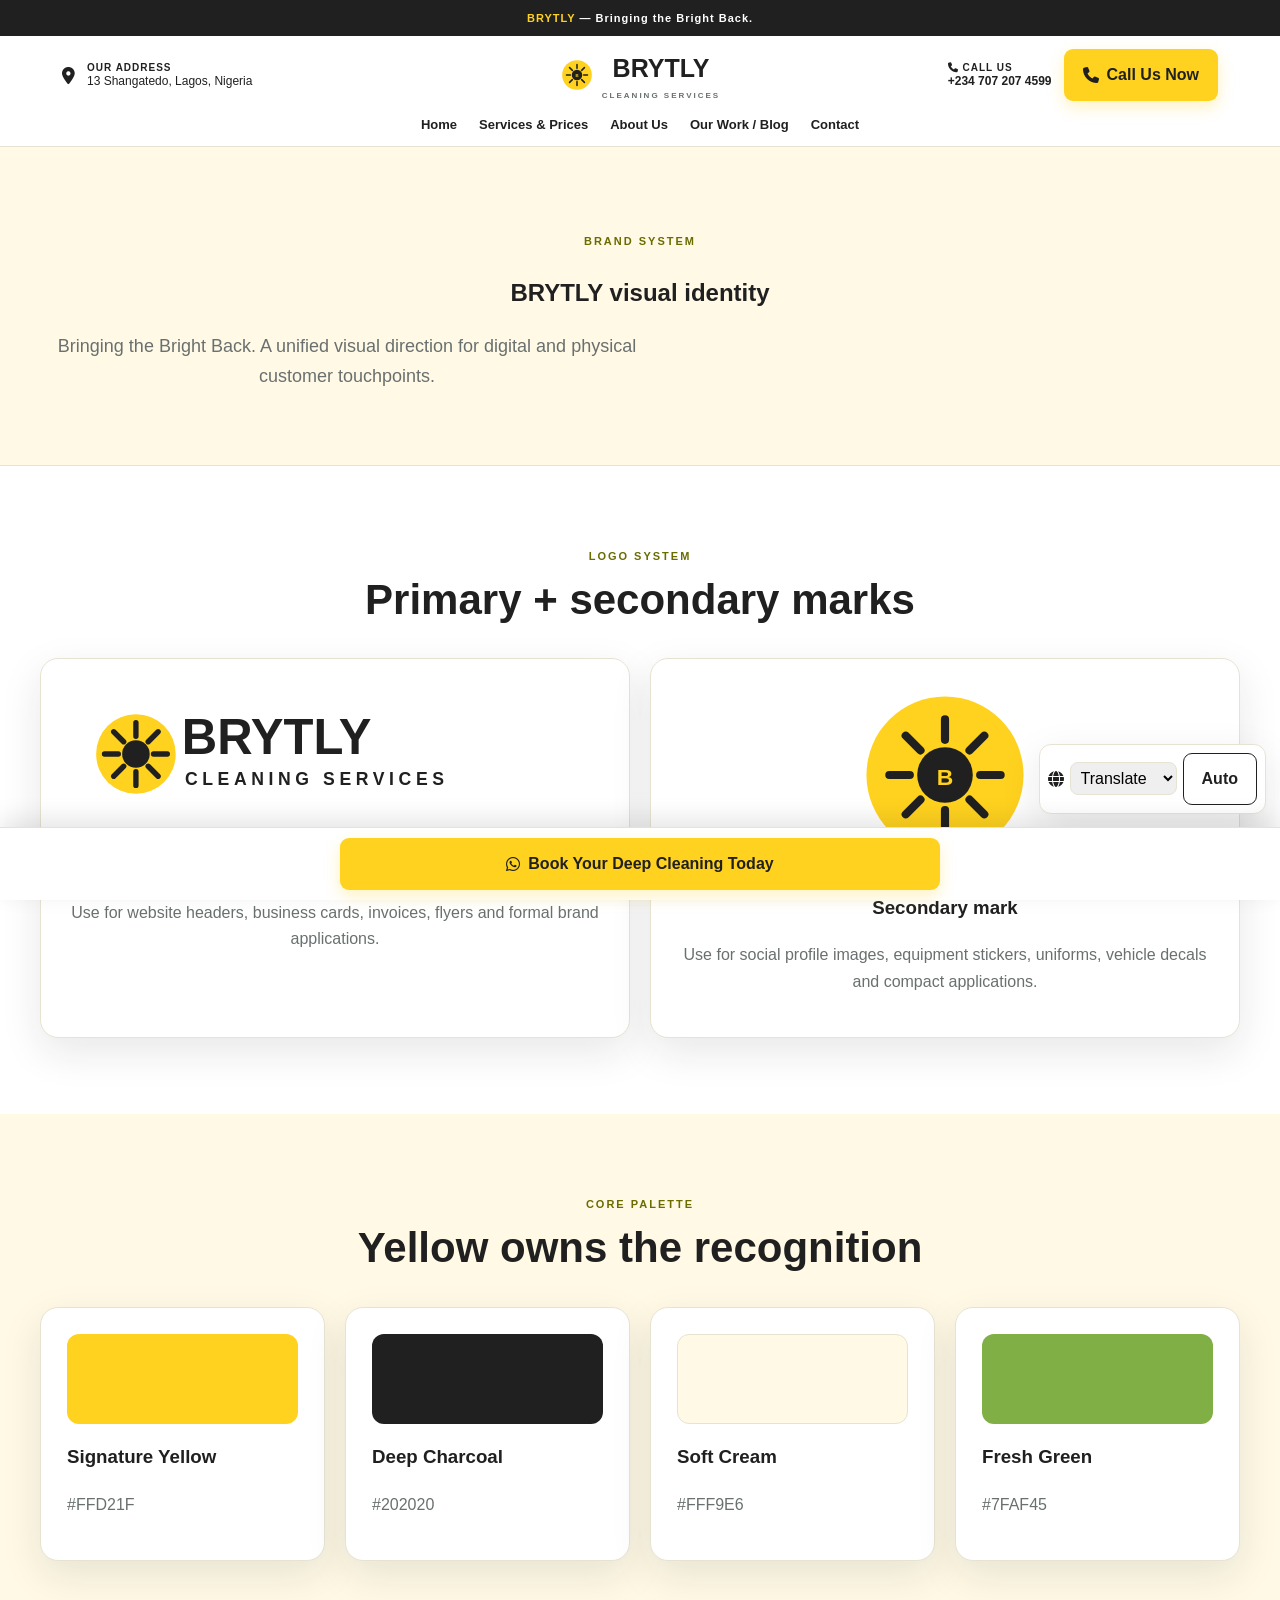
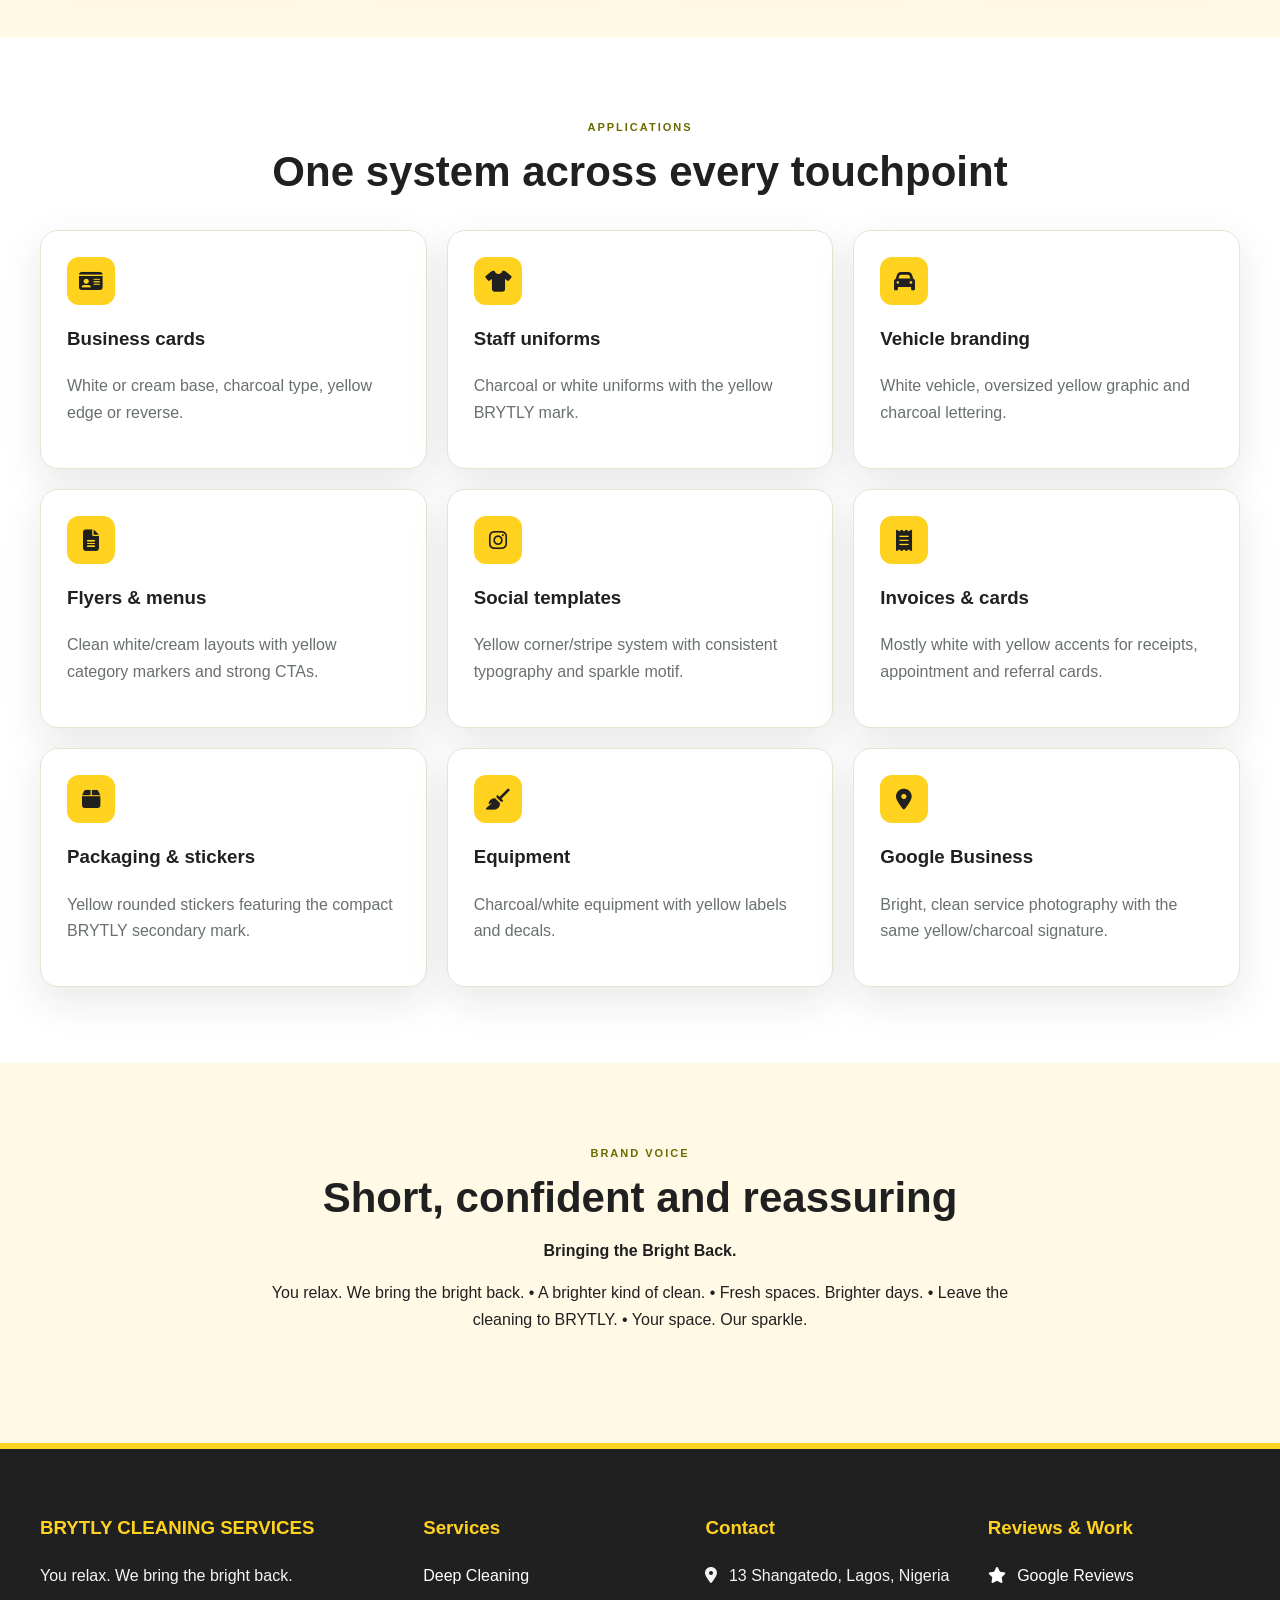
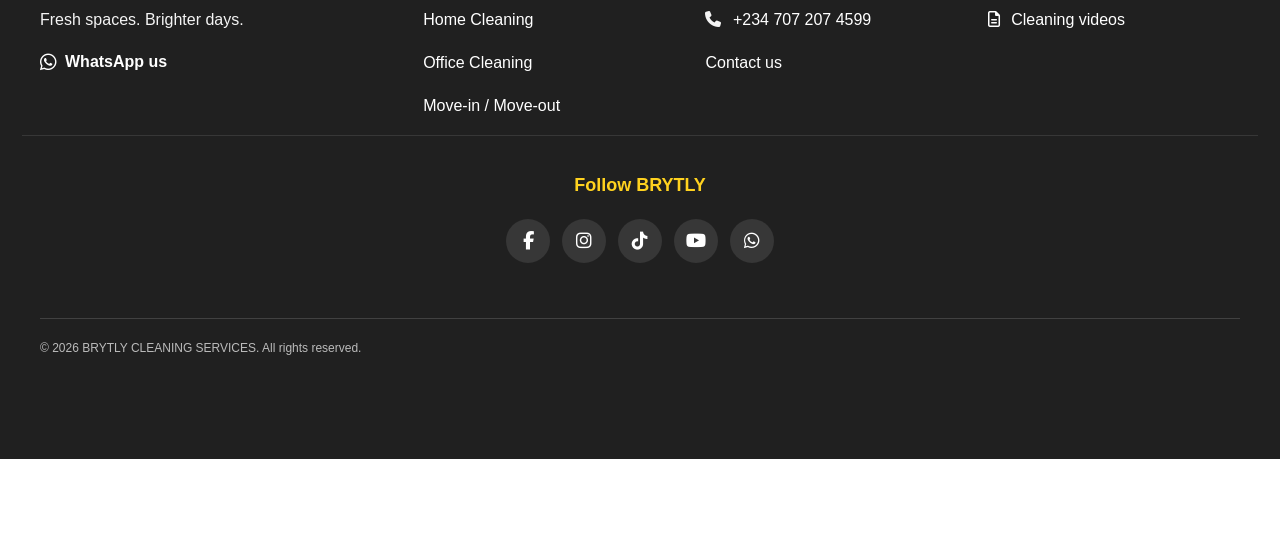
<file: brand-guide.html>
<!DOCTYPE html><html lang="en"><head><meta charset="UTF-8"><meta name="viewport" content="width=device-width,initial-scale=1.0"><title>BRYTLY Brand Guide</title><link rel="stylesheet" href="assets/css/style.css"><link rel="stylesheet" href="https://cdnjs.cloudflare.com/ajax/libs/font-awesome/6.5.2/css/all.min.css"></head><body><div id="site-header"></div><main><section class="page-hero"><span class="eyebrow">Brand system</span><h1>BRYTLY visual identity</h1><p>Bringing the Bright Back. A unified visual direction for digital and physical customer touchpoints.</p></section><section class="section"><div class="section-heading"><span class="eyebrow">Logo system</span><h2>Primary + secondary marks</h2></div><div class="cards two"><article class="card" style="text-align:center"><img src="assets/brand_logo.svg" alt="BRYTLY primary logo" style="width:100%;max-width:620px"><h3>Primary logo</h3><p>Use for website headers, business cards, invoices, flyers and formal brand applications.</p></article><article class="card" style="text-align:center"><img src="assets/brand_logo_secondary.svg" alt="BRYTLY secondary logo" style="width:180px;height:180px"><h3>Secondary mark</h3><p>Use for social profile images, equipment stickers, uniforms, vehicle decals and compact applications.</p></article></div></section><section class="section alt"><div class="section-heading"><span class="eyebrow">Core palette</span><h2>Yellow owns the recognition</h2></div><div class="cards four" style="grid-template-columns:repeat(4,minmax(0,1fr))"><article class="card"><div style="height:90px;background:#FFD21F;border-radius:12px"></div><h3>Signature Yellow</h3><p>#FFD21F</p></article><article class="card"><div style="height:90px;background:#202020;border-radius:12px"></div><h3>Deep Charcoal</h3><p>#202020</p></article><article class="card"><div style="height:90px;background:#FFF9E6;border-radius:12px;border:1px solid #e7e3d2"></div><h3>Soft Cream</h3><p>#FFF9E6</p></article><article class="card"><div style="height:90px;background:#7FAF45;border-radius:12px"></div><h3>Fresh Green</h3><p>#7FAF45</p></article></div></section><section class="section"><div class="section-heading"><span class="eyebrow">Applications</span><h2>One system across every touchpoint</h2></div><div class="cards three"><article class="card"><div class="icon"><i class="fa-solid fa-id-card"></i></div><h3>Business cards</h3><p>White or cream base, charcoal type, yellow edge or reverse.</p></article><article class="card"><div class="icon"><i class="fa-solid fa-shirt"></i></div><h3>Staff uniforms</h3><p>Charcoal or white uniforms with the yellow BRYTLY mark.</p></article><article class="card"><div class="icon"><i class="fa-solid fa-car"></i></div><h3>Vehicle branding</h3><p>White vehicle, oversized yellow graphic and charcoal lettering.</p></article><article class="card"><div class="icon"><i class="fa-solid fa-file-lines"></i></div><h3>Flyers & menus</h3><p>Clean white/cream layouts with yellow category markers and strong CTAs.</p></article><article class="card"><div class="icon"><i class="fa-brands fa-instagram"></i></div><h3>Social templates</h3><p>Yellow corner/stripe system with consistent typography and sparkle motif.</p></article><article class="card"><div class="icon"><i class="fa-solid fa-receipt"></i></div><h3>Invoices & cards</h3><p>Mostly white with yellow accents for receipts, appointment and referral cards.</p></article><article class="card"><div class="icon"><i class="fa-solid fa-box"></i></div><h3>Packaging & stickers</h3><p>Yellow rounded stickers featuring the compact BRYTLY secondary mark.</p></article><article class="card"><div class="icon"><i class="fa-solid fa-broom"></i></div><h3>Equipment</h3><p>Charcoal/white equipment with yellow labels and decals.</p></article><article class="card"><div class="icon"><i class="fa-solid fa-location-dot"></i></div><h3>Google Business</h3><p>Bright, clean service photography with the same yellow/charcoal signature.</p></article></div></section><section class="section alt"><div class="section-heading"><span class="eyebrow">Brand voice</span><h2>Short, confident and reassuring</h2><p><strong>Bringing the Bright Back.</strong></p><p>You relax. We bring the bright back. • A brighter kind of clean. • Fresh spaces. Brighter days. • Leave the cleaning to BRYTLY. • Your space. Our sparkle.</p></div></section></main><div id="site-footer"></div><script src="assets/js/site.js"></script></body></html>
</file>
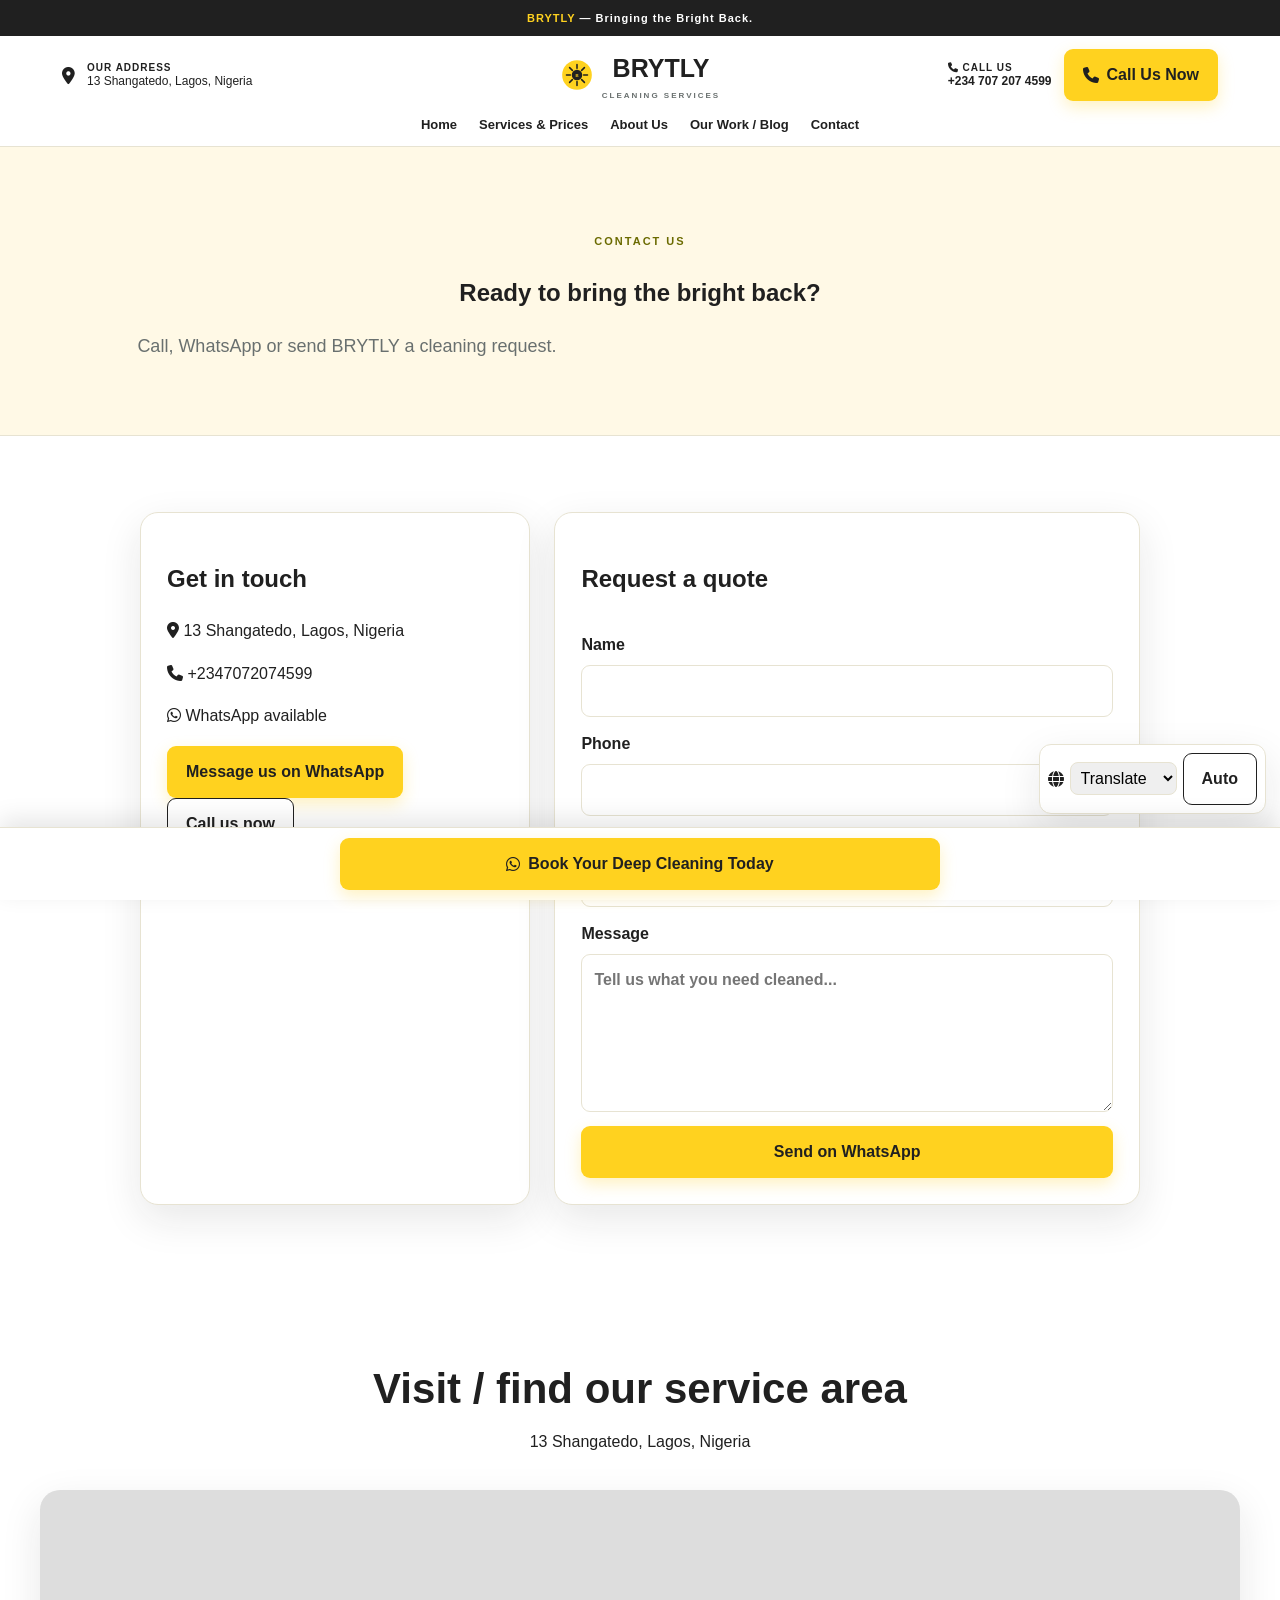
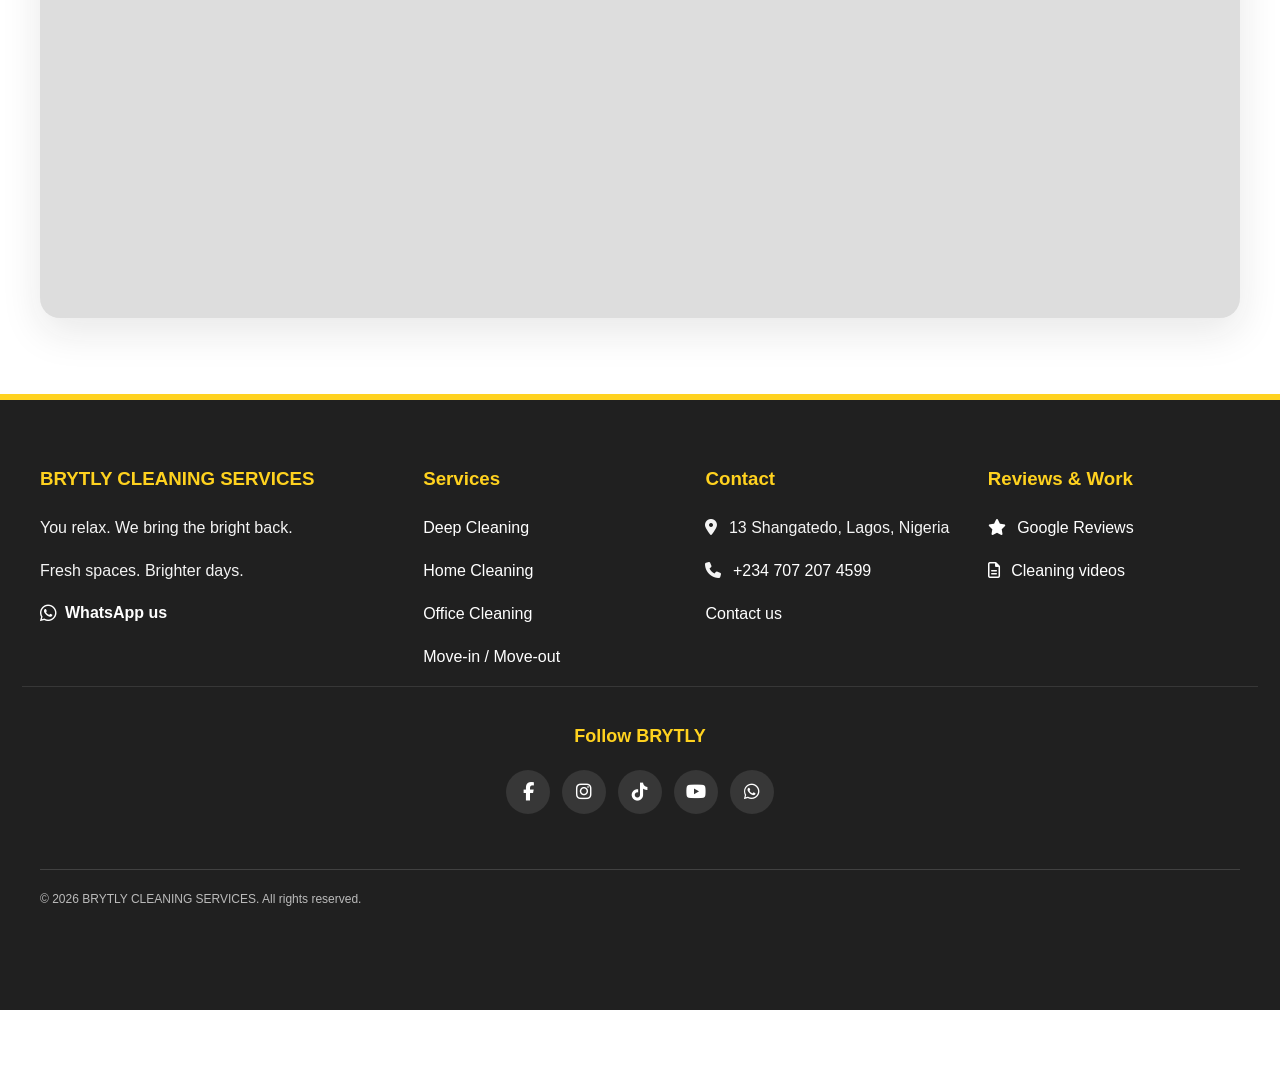
<file: contact.html>
<!DOCTYPE html>
<html lang="en"><head>
<meta charset="UTF-8"><meta name="viewport" content="width=device-width, initial-scale=1.0">
<title>Contact Us | BRYTLY CLEANING SERVICES</title><link rel="stylesheet" href="assets/css/style.css">
  <link rel="stylesheet" href="https://cdnjs.cloudflare.com/ajax/libs/font-awesome/6.5.2/css/all.min.css">
</head><body><div id="site-header"></div>
<main>
<section class="page-hero"><span class="eyebrow">Contact us</span><h1>Ready to bring the bright back?</h1><p>Call, WhatsApp or send BRYTLY a cleaning request.</p></section>
<section class="section"><div class="contact-grid">
<div class="contact-card"><h2>Get in touch</h2><p><i class="fa-solid fa-location-dot"></i> 13 Shangatedo, Lagos, Nigeria</p><p><i class="fa-solid fa-phone"></i> <a data-phone href="#">+2347072074599</a></p><p><i class="fa-brands fa-whatsapp"></i> WhatsApp available</p><a class="btn btn-primary" data-whatsapp href="#">Message us on WhatsApp</a><a class="btn btn-outline" data-phone href="#">Call us now</a></div>
<form class="contact-form" id="contactForm"><h2>Request a quote</h2><label>Name<input name="name" required></label><label>Phone<input name="phone" required></label><label>Service<select name="service"><option>Deep Cleaning</option><option>Home Cleaning</option><option>Office Cleaning</option><option>Move-in / Move-out</option></select></label><label>Message<textarea name="message" rows="5" placeholder="Tell us what you need cleaned..."></textarea></label><button class="btn btn-primary" type="submit">Send on WhatsApp</button></form>
</div></section>
<section class="section location-section"><div class="section-heading"><h2>Visit / find our service area</h2><p>13 Shangatedo, Lagos, Nigeria</p></div><div class="map-wrap"><iframe src="https://www.google.com/maps?q=13%20Shangatedo%2C%20Lagos%2C%20Nigeria&output=embed" loading="lazy" title="Map"></iframe></div></section>
</main><div id="site-footer"></div><script src="assets/js/site.js"></script></body></html>
</file>
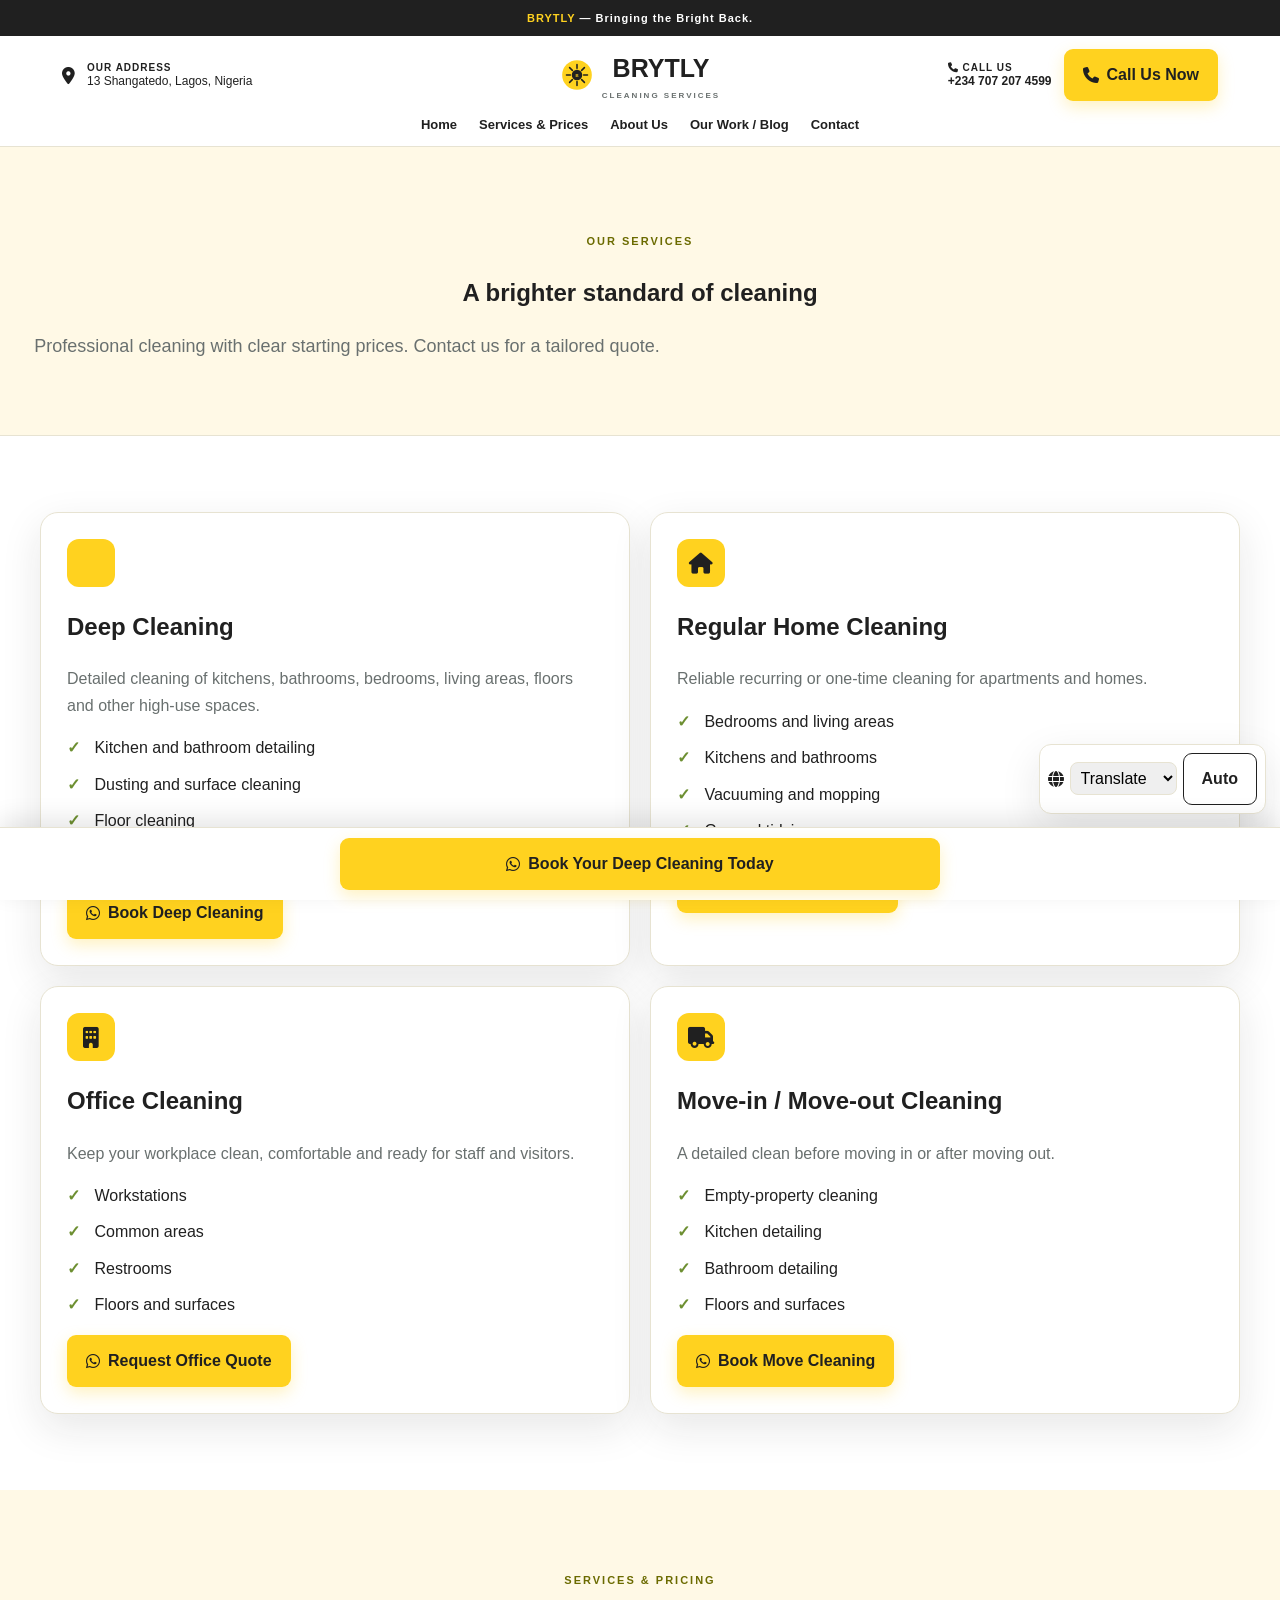
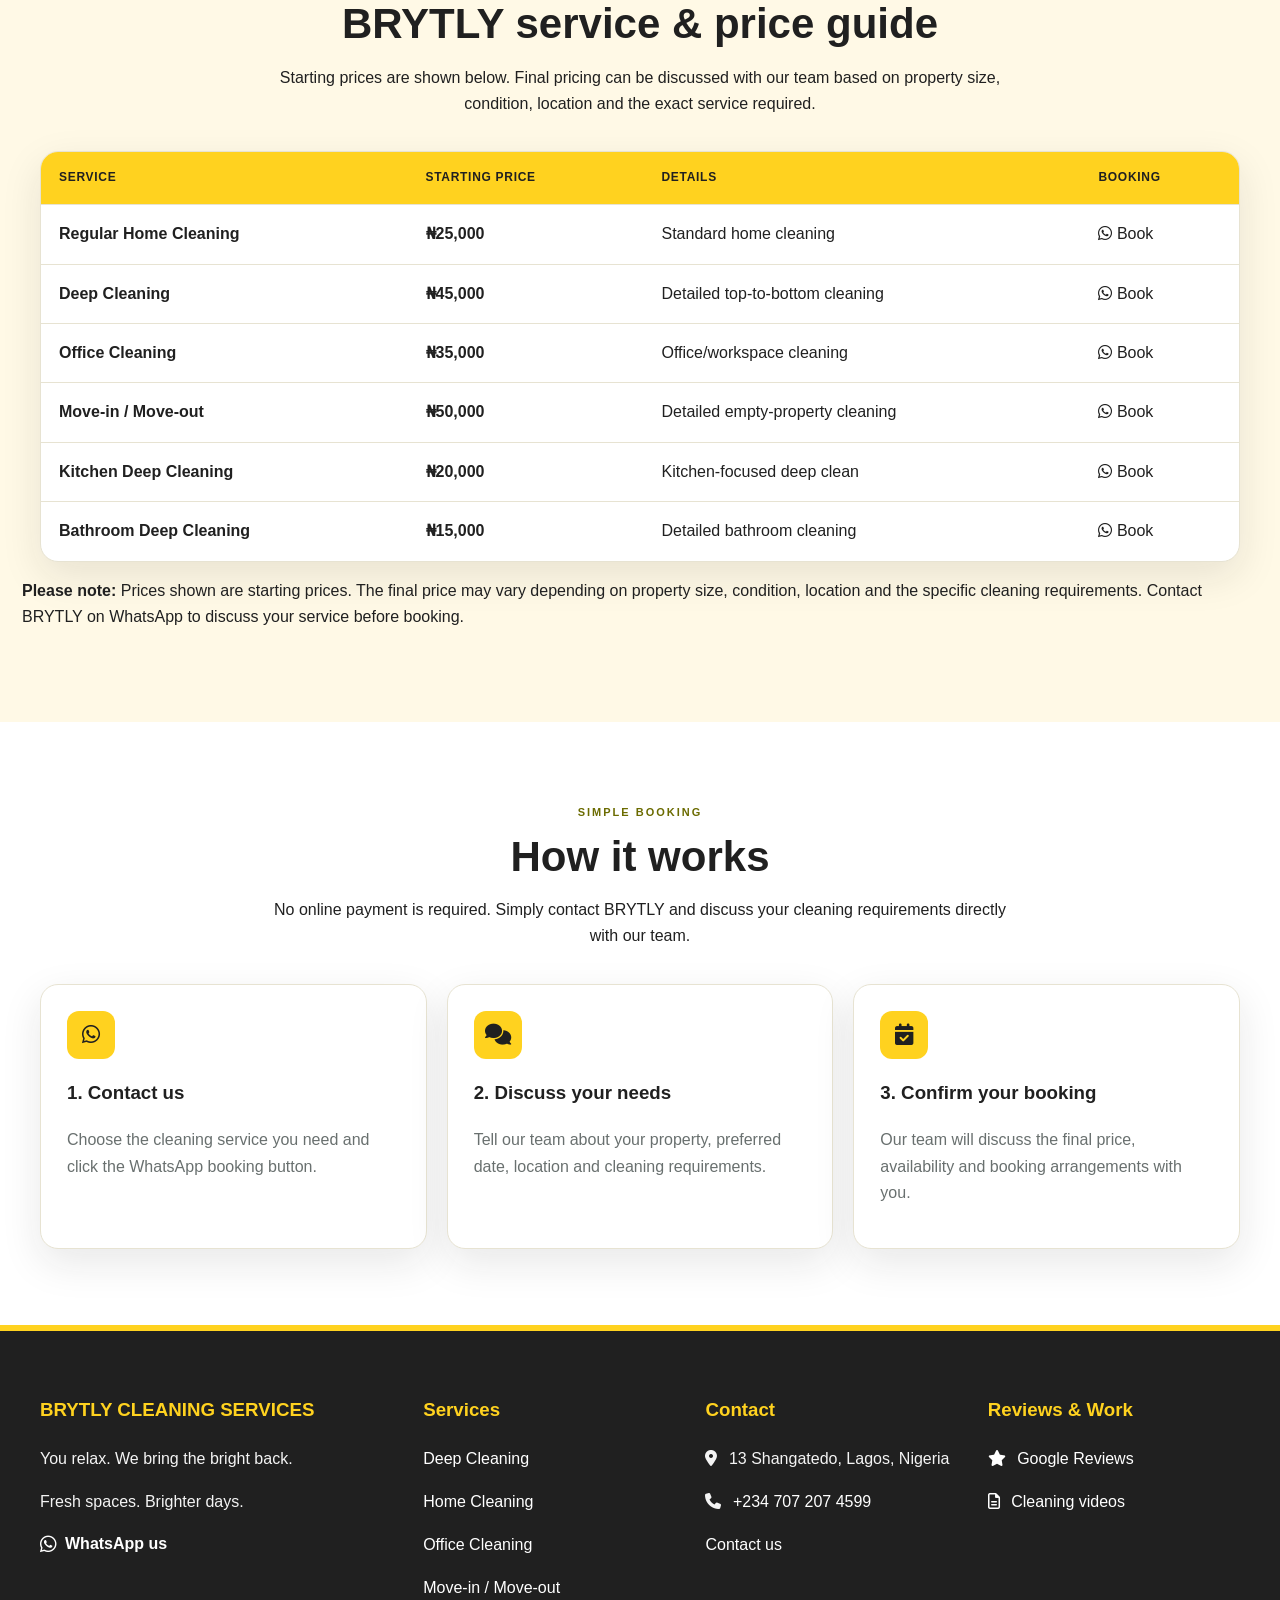
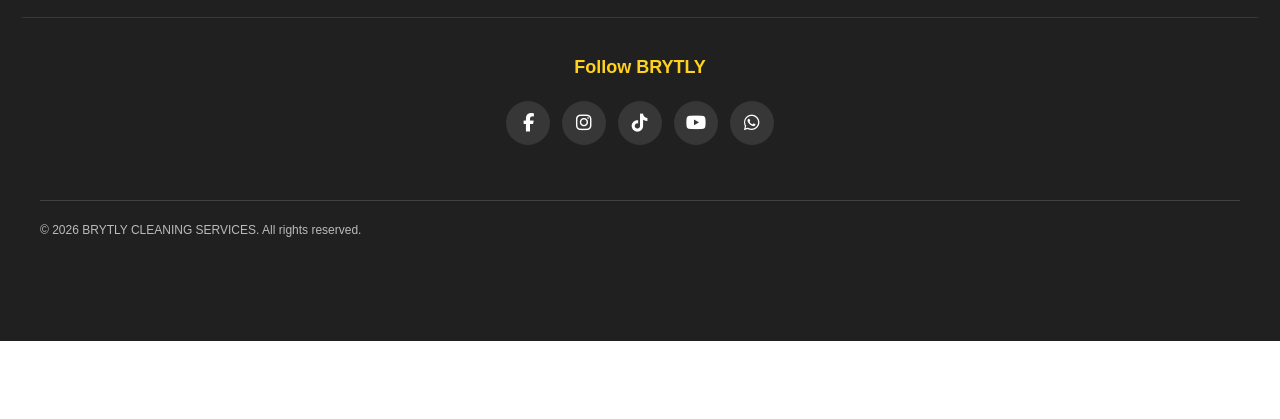
<file: services.html>
<!DOCTYPE html>
<html lang="en">
<head>
  <meta charset="UTF-8">
  <meta name="viewport" content="width=device-width, initial-scale=1.0">

  <title>Services & Prices | BRYTLY CLEANING SERVICES</title>

  <meta
    name="description"
    content="BRYTLY CLEANING SERVICES — professional home, deep, office and move-in/move-out cleaning services with clear starting prices."
  >

  <link rel="stylesheet" href="assets/css/style.css">

  <link
    rel="stylesheet"
    href="https://cdnjs.cloudflare.com/ajax/libs/font-awesome/6.5.2/css/all.min.css"
  >
</head>

<body>

  <!-- HEADER -->
  <div id="site-header"></div>


  <main>

    <!-- =========================
         PAGE HERO
    ========================== -->

    <section class="page-hero">

      <span class="eyebrow">
        Our services
      </span>

      <h1>
        A brighter standard of cleaning
      </h1>

      <p>
        Professional cleaning with clear starting prices.
        Contact us for a tailored quote.
      </p>

    </section>



    <!-- =========================
         SERVICE CARDS
    ========================== -->

    <section class="section">

      <div class="cards two">


        <!-- DEEP CLEANING -->

        <article class="service-card">

          <div class="icon">
            <i class="fa-solid fa-sparkles"></i>
          </div>

          <h2>
            Deep Cleaning
          </h2>

          <p>
            Detailed cleaning of kitchens, bathrooms,
            bedrooms, living areas, floors and other
            high-use spaces.
          </p>

          <ul class="check-list">

            <li>
              Kitchen and bathroom detailing
            </li>

            <li>
              Dusting and surface cleaning
            </li>

            <li>
              Floor cleaning
            </li>

            <li>
              Hard-to-reach areas
            </li>

          </ul>

          <a
            class="btn btn-primary service-whatsapp"
            data-service="Deep Cleaning"
            data-price="₦45,000"
            href="#"
          >
            <i class="fa-brands fa-whatsapp"></i>
            Book Deep Cleaning
          </a>

        </article>



        <!-- REGULAR HOME CLEANING -->

        <article class="service-card">

          <div class="icon">
            <i class="fa-solid fa-house"></i>
          </div>

          <h2>
            Regular Home Cleaning
          </h2>

          <p>
            Reliable recurring or one-time cleaning
            for apartments and homes.
          </p>

          <ul class="check-list">

            <li>
              Bedrooms and living areas
            </li>

            <li>
              Kitchens and bathrooms
            </li>

            <li>
              Vacuuming and mopping
            </li>

            <li>
              General tidying
            </li>

          </ul>

          <a
            class="btn btn-primary service-whatsapp"
            data-service="Regular Home Cleaning"
            data-price="₦25,000"
            href="#"
          >
            <i class="fa-brands fa-whatsapp"></i>
            Book Home Cleaning
          </a>

        </article>



        <!-- OFFICE CLEANING -->

        <article class="service-card">

          <div class="icon">
            <i class="fa-solid fa-building"></i>
          </div>

          <h2>
            Office Cleaning
          </h2>

          <p>
            Keep your workplace clean, comfortable
            and ready for staff and visitors.
          </p>

          <ul class="check-list">

            <li>
              Workstations
            </li>

            <li>
              Common areas
            </li>

            <li>
              Restrooms
            </li>

            <li>
              Floors and surfaces
            </li>

          </ul>

          <a
            class="btn btn-primary service-whatsapp"
            data-service="Office Cleaning"
            data-price="₦35,000"
            href="#"
          >
            <i class="fa-brands fa-whatsapp"></i>
            Request Office Quote
          </a>

        </article>



        <!-- MOVE IN / MOVE OUT -->

        <article class="service-card">

          <div class="icon">
            <i class="fa-solid fa-truck"></i>
          </div>

          <h2>
            Move-in / Move-out Cleaning
          </h2>

          <p>
            A detailed clean before moving in or
            after moving out.
          </p>

          <ul class="check-list">

            <li>
              Empty-property cleaning
            </li>

            <li>
              Kitchen detailing
            </li>

            <li>
              Bathroom detailing
            </li>

            <li>
              Floors and surfaces
            </li>

          </ul>

          <a
            class="btn btn-primary service-whatsapp"
            data-service="Move-in / Move-out Cleaning"
            data-price="₦50,000"
            href="#"
          >
            <i class="fa-brands fa-whatsapp"></i>
            Book Move Cleaning
          </a>

        </article>

      </div>

    </section>



    <!-- =========================
         SERVICES & PRICING
    ========================== -->

    <section class="section alt">

      <div class="section-heading">

        <span class="eyebrow">
          Services &amp; pricing
        </span>

        <h2>
          BRYTLY service &amp; price guide
        </h2>

        <p>
          Starting prices are shown below. Final pricing
          can be discussed with our team based on property
          size, condition, location and the exact service required.
        </p>

      </div>


      <div class="price-table-wrap">

        <table class="price-table">

          <thead>

            <tr>

              <th>
                Service
              </th>

              <th>
                Starting Price
              </th>

              <th>
                Details
              </th>

              <th>
                Booking
              </th>

            </tr>

          </thead>


          <tbody>


            <!-- REGULAR HOME -->

            <tr>

              <td>
                <strong>
                  Regular Home Cleaning
                </strong>
              </td>

              <td>
                ₦25,000
              </td>

              <td>
                Standard home cleaning
              </td>

              <td>

                <a
                  class="service-book-link"
                  data-service="Regular Home Cleaning"
                  data-price="₦25,000"
                  href="#"
                >
                  <i class="fa-brands fa-whatsapp"></i>
                  Book
                </a>

              </td>

            </tr>



            <!-- DEEP CLEANING -->

            <tr>

              <td>
                <strong>
                  Deep Cleaning
                </strong>
              </td>

              <td>
                ₦45,000
              </td>

              <td>
                Detailed top-to-bottom cleaning
              </td>

              <td>

                <a
                  class="service-book-link"
                  data-service="Deep Cleaning"
                  data-price="₦45,000"
                  href="#"
                >
                  <i class="fa-brands fa-whatsapp"></i>
                  Book
                </a>

              </td>

            </tr>



            <!-- OFFICE -->

            <tr>

              <td>
                <strong>
                  Office Cleaning
                </strong>
              </td>

              <td>
                ₦35,000
              </td>

              <td>
                Office/workspace cleaning
              </td>

              <td>

                <a
                  class="service-book-link"
                  data-service="Office Cleaning"
                  data-price="₦35,000"
                  href="#"
                >
                  <i class="fa-brands fa-whatsapp"></i>
                  Book
                </a>

              </td>

            </tr>



            <!-- MOVE -->

            <tr>

              <td>
                <strong>
                  Move-in / Move-out
                </strong>
              </td>

              <td>
                ₦50,000
              </td>

              <td>
                Detailed empty-property cleaning
              </td>

              <td>

                <a
                  class="service-book-link"
                  data-service="Move-in / Move-out Cleaning"
                  data-price="₦50,000"
                  href="#"
                >
                  <i class="fa-brands fa-whatsapp"></i>
                  Book
                </a>

              </td>

            </tr>



            <!-- KITCHEN -->

            <tr>

              <td>
                <strong>
                  Kitchen Deep Cleaning
                </strong>
              </td>

              <td>
                ₦20,000
              </td>

              <td>
                Kitchen-focused deep clean
              </td>

              <td>

                <a
                  class="service-book-link"
                  data-service="Kitchen Deep Cleaning"
                  data-price="₦20,000"
                  href="#"
                >
                  <i class="fa-brands fa-whatsapp"></i>
                  Book
                </a>

              </td>

            </tr>



            <!-- BATHROOM -->

            <tr>

              <td>
                <strong>
                  Bathroom Deep Cleaning
                </strong>
              </td>

              <td>
                ₦15,000
              </td>

              <td>
                Detailed bathroom cleaning
              </td>

              <td>

                <a
                  class="service-book-link"
                  data-service="Bathroom Deep Cleaning"
                  data-price="₦15,000"
                  href="#"
                >
                  <i class="fa-brands fa-whatsapp"></i>
                  Book
                </a>

              </td>

            </tr>


          </tbody>

        </table>

      </div>


      <p class="pricing-note">

        <strong>
          Please note:
        </strong>

        Prices shown are starting prices. The final price
        may vary depending on property size, condition,
        location and the specific cleaning requirements.

        Contact BRYTLY on WhatsApp to discuss your service
        before booking.

      </p>

    </section>



    <!-- =========================
         HOW BOOKING WORKS
    ========================== -->

    <section class="section">

      <div class="section-heading">

        <span class="eyebrow">
          Simple booking
        </span>

        <h2>
          How it works
        </h2>

        <p>
          No online payment is required. Simply contact
          BRYTLY and discuss your cleaning requirements
          directly with our team.
        </p>

      </div>


      <div class="cards three">


        <article class="card">

          <div class="icon">
            <i class="fa-brands fa-whatsapp"></i>
          </div>

          <h3>
            1. Contact us
          </h3>

          <p>
            Choose the cleaning service you need and
            click the WhatsApp booking button.
          </p>

        </article>



        <article class="card">

          <div class="icon">
            <i class="fa-solid fa-comments"></i>
          </div>

          <h3>
            2. Discuss your needs
          </h3>

          <p>
            Tell our team about your property, preferred
            date, location and cleaning requirements.
          </p>

        </article>



        <article class="card">

          <div class="icon">
            <i class="fa-solid fa-calendar-check"></i>
          </div>

          <h3>
            3. Confirm your booking
          </h3>

          <p>
            Our team will discuss the final price,
            availability and booking arrangements with you.
          </p>

        </article>


      </div>

    </section>

  </main>



  <!-- FOOTER -->

  <div id="site-footer"></div>


  <!-- MAIN JAVASCRIPT -->

  <script src="assets/js/site.js"></script>


  <!-- SERVICE-SPECIFIC WHATSAPP -->

  <script>

    document.addEventListener("DOMContentLoaded", function () {

      const phone = "2347072074599";

      const buttons = document.querySelectorAll(
        "[data-service]"
      );

      buttons.forEach(function (button) {

        button.addEventListener("click", function (event) {

          event.preventDefault();

          const service =
            button.getAttribute("data-service");

          const price =
            button.getAttribute("data-price");


          const message =
            `Hello BRYTLY CLEANING SERVICES,

I would like to inquire about ${service}.

Starting price: ${price}

Please send me the available dates, booking details and let me know if the final price will be different based on my property.

Thank you.`;


          const whatsappURL =
            `https://wa.me/${phone}?text=${encodeURIComponent(message)}`;


          window.open(
            whatsappURL,
            "_blank"
          );

        });

      });

    });

  </script>

</body>
</html>
</file>
<file: assets/css/style.css>
:root{--yellow:#FFD21F;--charcoal:#202020;--white:#fff;--cream:#FFF9E6;--green:#7FAF45;--muted:#69706f;--line:#e7e3d2;--soft:#fff9e6;--shadow:0 14px 40px rgba(32,32,32,.10)}
*{box-sizing:border-box}html,body{width:100%;max-width:100%;overflow-x:hidden}html{scroll-behavior:smooth}body{margin:0;padding-bottom:78px;background:var(--white);color:var(--charcoal);font:16px/1.65 Arial,Helvetica,sans-serif}a{color:var(--charcoal);text-decoration:none}button,input,textarea,select{font:inherit}
.site-header{position:sticky;top:0;z-index:50;background:rgba(255,255,255,.97);backdrop-filter:blur(10px);border-bottom:1px solid var(--line)}.header-inner{max-width:1200px;margin:auto;min-height:78px;padding:10px 22px;display:grid;grid-template-columns:1fr auto 1fr;align-items:center;gap:16px}.header-side{display:flex;align-items:center;gap:12px}.header-side.right{justify-content:flex-end}.header-icon{color:var(--charcoal);font-size:17px}.address{font-size:12px;line-height:1.3}.address b{display:block;text-transform:uppercase;letter-spacing:1px;font-size:10px}.phone{font-weight:800}.logo{display:flex;align-items:center;justify-content:center;gap:8px;font-weight:900;font-size:25px;color:var(--charcoal);text-align:center}.logo img{width:34px;height:34px}.logo small{display:block;font-size:8px;letter-spacing:2px;color:var(--muted)}.nav{max-width:1200px;margin:auto;padding:0 22px 10px;display:flex;gap:22px;justify-content:center;flex-wrap:wrap}.nav a{font-size:13px;font-weight:800}.nav a:hover{border-bottom:3px solid var(--yellow)}
.btn{display:inline-flex;align-items:center;justify-content:center;gap:8px;border:1px solid transparent;border-radius:9px;padding:12px 18px;font-weight:900;cursor:pointer;transition:.2s}.btn:hover{transform:translateY(-1px)}.btn-primary{background:var(--yellow);color:var(--charcoal);box-shadow:0 6px 16px rgba(255,210,31,.28)}.btn-primary:hover{background:#f4c400}.btn-dark{background:var(--charcoal);color:#fff}.btn-outline{border-color:var(--charcoal);background:#fff;color:var(--charcoal)}.small{font-size:13px;color:var(--muted)}
.hero{max-width:1200px;margin:auto;padding:72px 22px;display:grid;grid-template-columns:1.05fr .95fr;gap:50px;align-items:center}.eyebrow{display:inline-block;text-transform:uppercase;letter-spacing:2px;font-size:11px;font-weight:900;color:#6b6b00}.hero h1{font-size:clamp(42px,6vw,70px);line-height:1.02;margin:12px 0 20px}.hero h1 strong{background:var(--yellow);padding:0 8px}.hero p,.page-hero p{font-size:18px;color:var(--muted);max-width:650px}.hero-actions{display:flex;gap:12px;flex-wrap:wrap;margin:26px 0}.trust-row{display:flex;gap:18px;flex-wrap:wrap;font-size:12px;font-weight:800}.hero-card{position:relative}.hero-photo{height:440px;border-radius:24px;overflow:hidden;background:var(--cream)}.hero-photo img{width:100%;height:100%;object-fit:cover;display:block}.floating-card{position:absolute;left:-20px;bottom:22px;background:#fff;border-left:7px solid var(--yellow);border-radius:14px;padding:16px 20px;box-shadow:var(--shadow);display:grid}.floating-card span{font-size:12px;color:var(--muted)}
.section{padding:76px 22px}.section.alt{background:var(--cream)}.section-heading{max-width:760px;margin:0 auto 34px;text-align:center}.section-heading h2{font-size:clamp(28px,4vw,42px);line-height:1.15;margin:8px 0 16px}.cards{max-width:1200px;margin:auto;display:grid;gap:20px}.cards.three{grid-template-columns:repeat(3,minmax(0,1fr))}.cards.two{grid-template-columns:repeat(2,minmax(0,1fr))}.card,.service-card,.testimonial,.contact-card,.contact-form{background:#fff;border:1px solid var(--line);border-radius:18px;padding:26px;box-shadow:var(--shadow)}.icon{width:48px;height:48px;border-radius:12px;background:var(--yellow);display:flex;align-items:center;justify-content:center;font-size:21px}.card p,.service-card p,.testimonial p{color:var(--muted)}.check-list{padding:0;list-style:none}.check-list li{margin:10px 0}.check-list li:before{content:"✓";color:#6d8f31;font-weight:900;margin-right:10px}.split{max-width:1200px;margin:auto;display:grid;grid-template-columns:1fr 1fr;gap:50px;align-items:center}.before-after{display:grid;grid-template-columns:1fr 1fr;gap:14px}.before-box,.after-box{position:relative;overflow:hidden;border-radius:18px;background:#f1f1ed;box-shadow:var(--shadow);aspect-ratio:1/1}.before-box img,.after-box img{width:100%;height:100%;display:block;object-fit:cover;transition:transform .4s}.before-box:hover img,.after-box:hover img{transform:scale(1.04)}.before-box span,.after-box span{position:absolute;top:14px;left:14px;padding:7px 12px;border-radius:6px;background:rgba(32,32,32,.82);color:#fff;font-size:11px;font-weight:900;letter-spacing:1px}.after-box span{background:var(--yellow);color:var(--charcoal)}
.media-carousel{width:100%;max-width:1200px;margin:auto;overflow:hidden;border-radius:18px}.media-track{display:flex;gap:20px;transition:transform .45s ease;will-change:transform}.media-track .video-card{flex:0 0 calc((100% - 40px)/3);min-width:0;overflow:hidden;background:#fff;border:1px solid var(--line);border-radius:17px;padding:12px;box-shadow:var(--shadow)}.youtube{position:relative;width:100%;aspect-ratio:16/9;overflow:hidden;border-radius:12px;background:#111}.youtube iframe{width:100%;height:100%;display:block;border:0}.carousel-controls{display:flex;justify-content:center;gap:10px;margin:22px 0}.carousel-btn{width:44px;height:44px;border:1px solid var(--line);border-radius:50%;background:#fff;color:var(--charcoal);cursor:pointer}.carousel-btn:hover{background:var(--yellow)}
.stars{color:#c39a00;letter-spacing:2px}.review-link{display:flex;gap:15px;justify-content:center;flex-wrap:wrap}.page-hero{padding:80px 22px 55px;text-align:center;background:var(--cream);border-bottom:1px solid var(--line)}.map-wrap{max-width:1200px;margin:auto;border-radius:20px;overflow:hidden;box-shadow:var(--shadow);background:#ddd}.map-wrap iframe{width:100%;height:420px;border:0}.contact-grid{max-width:1000px;margin:auto;display:grid;grid-template-columns:.8fr 1.2fr;gap:24px}.contact-form{display:grid;gap:14px}.contact-form label{display:grid;gap:6px;font-weight:700}.contact-form input,.contact-form textarea,.contact-form select{width:100%;padding:12px;border:1px solid var(--line);border-radius:9px;background:#fff}.blog-grid{max-width:1200px;margin:auto;display:grid;grid-template-columns:repeat(2,minmax(0,1fr));gap:22px}.blog-card{background:#fff;border:1px solid var(--line);border-radius:18px;overflow:hidden}.blog-card>div:last-child{padding:20px}.blog-card .photo-placeholder{border-radius:0;min-height:250px}.tag{font-size:10px;text-transform:uppercase;letter-spacing:1.5px;font-weight:900;color:#6b6b00}
.price-table-wrap{max-width:1200px;margin:auto;background:#fff;border:1px solid var(--line);border-radius:18px;overflow:auto;box-shadow:var(--shadow)}.price-table{width:100%;min-width:760px;border-collapse:collapse}.price-table th,.price-table td{padding:16px 18px;text-align:left;border-bottom:1px solid var(--line)}.price-table th{background:var(--yellow);color:var(--charcoal);font-size:12px;text-transform:uppercase;letter-spacing:.7px}.price-table tr:last-child td{border-bottom:0}.price-table td:first-child{font-weight:800}.price-table td:nth-child(2){font-weight:900;white-space:nowrap}
.site-footer{background:var(--charcoal);color:#f4f4f4;padding:45px 22px 100px;border-top:6px solid var(--yellow)}.footer-grid{max-width:1200px;margin:auto;display:grid;grid-template-columns:1.4fr 1fr 1fr 1fr;gap:30px}.site-footer a{color:#fff}.site-footer h3{color:var(--yellow)}.copyright{max-width:1200px;margin:30px auto 0;padding-top:20px;border-top:1px solid rgba(255,255,255,.15);font-size:12px;color:#bbb}.bottom-book{position:fixed;bottom:0;left:0;right:0;z-index:100;background:#fff;border-top:1px solid var(--line);box-shadow:0 -8px 25px rgba(0,0,0,.1);padding:10px 14px;display:flex;justify-content:center}.bottom-book a{width:min(600px,100%);text-align:center}.translate-bar{position:fixed;right:14px;bottom:86px;z-index:90;background:#fff;border:1px solid var(--line);border-radius:12px;padding:8px;box-shadow:var(--shadow);display:flex;gap:6px;align-items:center}.translate-bar select{border:1px solid var(--line);padding:6px;border-radius:8px}.goog-te-banner-frame.skiptranslate{display:none!important}body{top:0!important}.goog-logo-link,.goog-te-gadget span{display:none!important}.goog-te-gadget{font-size:0!important}
.brand-strip{background:var(--charcoal);color:#fff;padding:9px;text-align:center;font-size:11px;font-weight:800;letter-spacing:1px}.brand-strip span{color:var(--yellow)}
@media(max-width:1050px){.media-track .video-card{flex:0 0 calc((100% - 20px)/2)}}@media(max-width:850px){.header-inner{grid-template-columns:1fr auto}.header-side.left{display:none}.hero,.split,.contact-grid{grid-template-columns:1fr}.hero{padding-top:45px}.hero-card{order:-1}.cards.three,.cards.two,.blog-grid{grid-template-columns:1fr}.nav{gap:12px}.nav a{font-size:12px}.floating-card{left:10px}.footer-grid{grid-template-columns:1fr 1fr}.media-track .video-card{flex:0 0 100%}}@media(max-width:520px){.header-inner{min-height:68px}.logo{font-size:20px}.logo img{width:29px;height:29px}.header-side.right .address{display:none}.btn{width:100%}.hero-actions{display:grid}.before-after{grid-template-columns:1fr}.footer-grid{grid-template-columns:1fr}.translate-bar{right:8px;bottom:82px}}
.cards.four{grid-template-columns:repeat(4,minmax(0,1fr))}@media(max-width:1050px){.cards.four{grid-template-columns:repeat(2,minmax(0,1fr))}}@media(max-width:520px){.cards.four{grid-template-columns:1fr}}


/* =========================================================
   BRYTLY SOCIAL MEDIA FOOTER
   ========================================================= */

.footer-social {
  text-align: center;
  padding: 35px 20px 25px;
  border-top: 1px solid rgba(255,255,255,0.10);
}

.footer-social h3 {
  margin: 0 0 18px;
  font-size: 18px;
  font-weight: 700;
}

.social-icons {
  display: flex;
  justify-content: center;
  align-items: center;
  gap: 12px;
  flex-wrap: wrap;
}

.social-icon {
  width: 44px;
  height: 44px;
  display: inline-flex;
  align-items: center;
  justify-content: center;
  border-radius: 50%;
  text-decoration: none;
  font-size: 18px;
  transition:
    transform 0.25s ease,
    background 0.25s ease,
    color 0.25s ease;
}

.social-icon:hover {
  transform: translateY(-4px);
}

.social-icon.facebook,
.social-icon.instagram,
.social-icon.tiktok,
.social-icon.youtube,
.social-icon.whatsapp {
  background: rgba(255,255,255,0.10);
  color: #ffffff;
}

.social-icon:hover {
  background: #FFD21F;
  color: #202020;
}


/* =========================================================
   FOOTER WHATSAPP LINK
   ========================================================= */

.footer-whatsapp {
  display: inline-flex;
  align-items: center;
  gap: 8px;
  text-decoration: none;
  font-weight: 700;
}

.footer-whatsapp i {
  font-size: 19px;
}


/* =========================================================
   FOOTER COLUMNS
   ========================================================= */

.footer-column p {
  line-height: 1.7;
}

.footer-column p i {
  margin-right: 7px;
}


/* =========================================================
   VEHICLE IMAGE
   ========================================================= */

.vehicle-showcase {
  width: 100%;
  overflow: hidden;
  border-radius: 20px;
}

.vehicle-showcase img {
  display: block;
  width: 100%;
  height: auto;
  max-width: 100%;
  object-fit: contain;
}


/* =========================================================
   MOBILE SOCIAL FOOTER
   ========================================================= */

@media (max-width: 700px) {

  .social-icons {
    gap: 10px;
  }

  .social-icon {
    width: 42px;
    height: 42px;
  }

}
</file>
